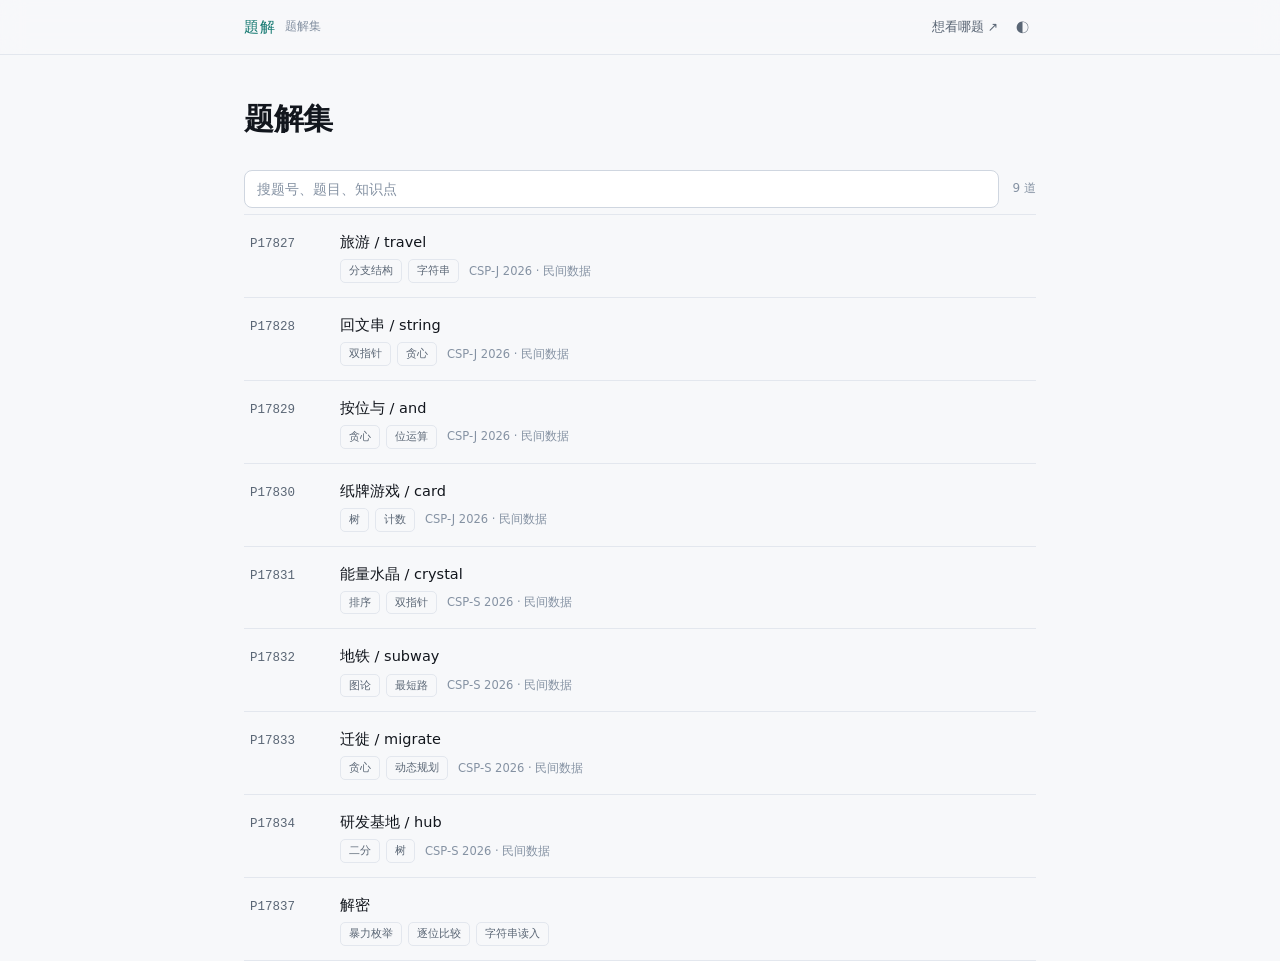
<file: index.html>
<!DOCTYPE html>
<html lang="zh-CN" data-theme="light">
<head>
<meta charset="utf-8">
<meta name="viewport" content="width=device-width, initial-scale=1">
<title>题解集</title>
<link rel="stylesheet" href="assets/style.css">
<link rel="icon" href="data:image/svg+xml,<svg xmlns='http://www.w3.org/2000/svg' viewBox='0 0 100 100'><rect width='100' height='100' rx='24' fill='%230f1720'/><text x='50' y='72' font-size='58' text-anchor='middle' fill='%235eead4' font-family='serif'>題</text></svg>">
</head>
<body data-page="list">

<header class="site-head">
  <div class="wrap head-inner">
    <a class="brand" href="index.html">題解</a>
    <span class="crumb">题解集</span>
    <span class="spacer"></span>
    <a class="ghost-link" data-feedback href="#" target="_blank" rel="noopener" hidden>想看哪题 ↗</a>
    <button class="icon-btn" id="btnTheme" title="切换深色 / 浅色" aria-label="切换主题">◐</button>
  </div>
</header>

<main class="wrap">

  <div class="hero">
    <h1>题解集</h1>
  </div>

  <div class="toolbar">
    <input class="search" id="q" type="search" placeholder="搜题号、题目、知识点" autocomplete="off" aria-label="搜索题目">
    <span class="count" id="count"></span>
  </div>

  <ul class="plist" id="plist"></ul>
  <p class="empty" id="empty" hidden>没有匹配的题目。</p>

</main>

<script src="assets/data.js"></script>
<script src="assets/common.js"></script>
<script src="assets/list.js"></script>
</body>
</html>
</file>
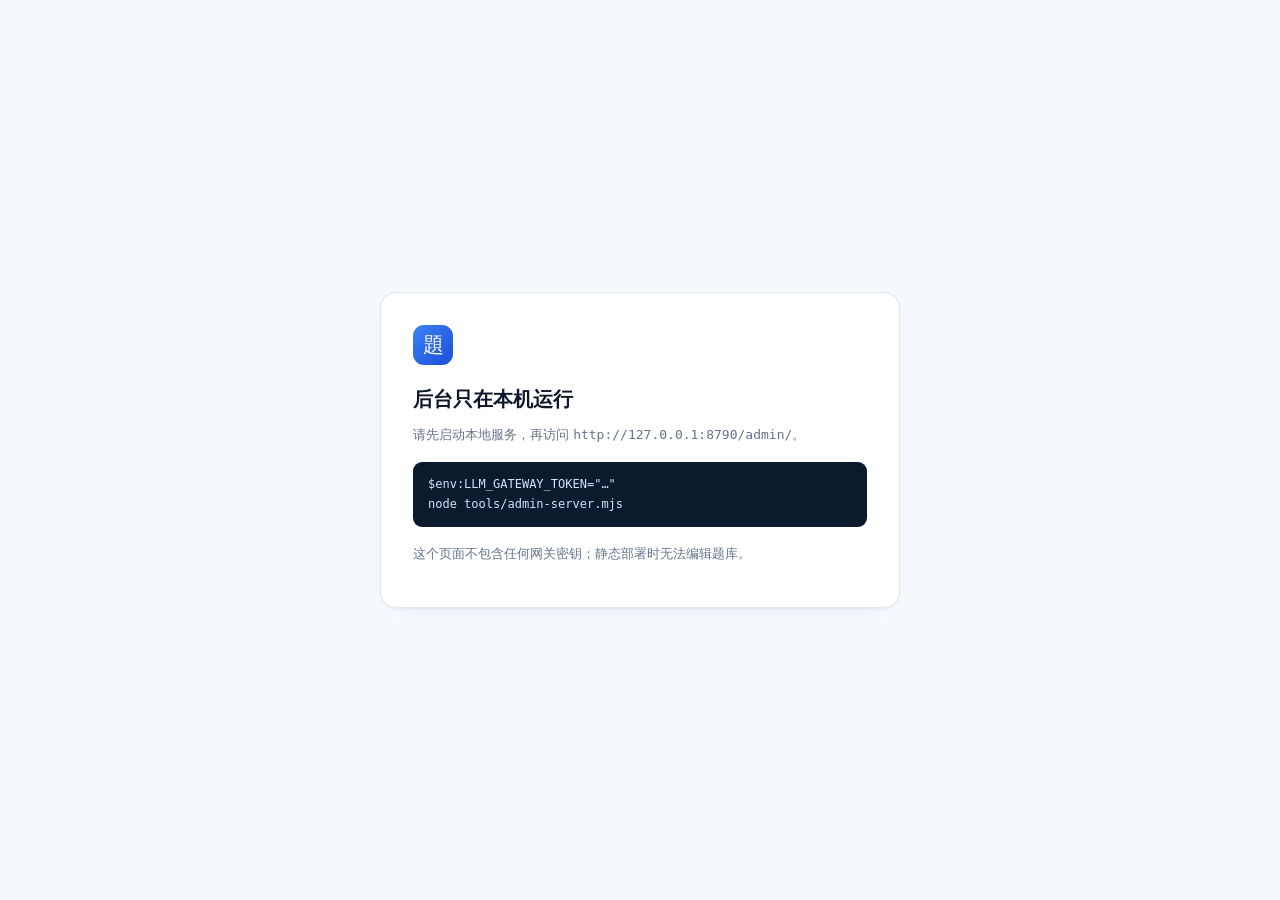
<file: admin/index.html>
<!DOCTYPE html>
<html lang="zh-CN">
<head>
<meta charset="utf-8">
<meta name="viewport" content="width=device-width, initial-scale=1">
<meta name="robots" content="noindex,nofollow">
<title>题解后台</title>
<link rel="stylesheet" href="admin.css">
<link rel="icon" href="data:image/svg+xml,<svg xmlns='http://www.w3.org/2000/svg' viewBox='0 0 100 100'><rect width='100' height='100' rx='22' fill='%232563eb'/><text x='50' y='72' font-size='58' text-anchor='middle' fill='%23fff' font-family='serif'>題</text></svg>">
</head>
<body>

<div class="app">

  <aside class="sidebar">
    <div class="brand">
      <span class="logo">題</span>
      <span class="brand-text"><b>题解后台</b><small>Problem Admin</small></span>
    </div>

    <nav class="nav" aria-label="后台导航">
      <button class="nav-item active" data-view="list"><span class="ni">▤</span>题目管理</button>
      <button class="nav-item" data-view="ai"><span class="ni">✦</span>AI 生成</button>
      <button class="nav-item" data-view="rules"><span class="ni">≡</span>写作规范</button>
      <button class="nav-item" data-view="settings"><span class="ni">⚙</span>设置</button>
    </nav>

    <div class="side-foot">
      <div class="gw-line"><span class="dot" id="sideDot"></span><span id="sideGateway">网关检测中…</span></div>
      <small>仅本机 · 127.0.0.1</small>
    </div>
  </aside>

  <main class="main">

    <header class="topbar">
      <div class="top-title">
        <h1 id="viewTitle">题目管理</h1>
        <p id="viewSub">编辑题解、生成内容、管理题库</p>
      </div>
      <div class="top-actions">
        <span class="pill" id="gwPill"><span class="dot"></span>网关检测中</span>
        <a class="btn ghost" href="../index.html" target="_blank" rel="noopener">查看前台 ↗</a>
      </div>
    </header>

    <!-- ================= 列表 ================= -->
    <section class="view" id="view-list">
      <div class="card">
        <div class="card-head">
          <div>
            <h2>题库 <span class="count" id="listCount"></span></h2>
            <p>所有内容来自 <code>problems/*.json</code>，保存后自动重新打包。</p>
          </div>
          <div class="row">
            <button class="btn" id="btnBuild">重新打包</button>
            <button class="btn primary" id="btnNew">+ 新建题目</button>
          </div>
        </div>

        <div class="build-bar" id="buildBar" hidden></div>

        <div class="toolbar">
          <input class="input search" id="listSearch" type="search" placeholder="搜索题号 / 题目 / 知识点" autocomplete="off">
        </div>

        <div class="table-wrap">
          <table class="ptable">
            <thead>
              <tr>
                <th style="width:96px">题号</th>
                <th>题目</th>
                <th style="width:230px">知识点</th>
                <th style="width:130px">更新时间</th>
                <th style="width:210px">操作</th>
              </tr>
            </thead>
            <tbody id="listBody"></tbody>
          </table>
        </div>
        <p class="empty" id="listEmpty" hidden>没有匹配的题目。</p>
      </div>
    </section>

    <!-- ================= 编辑器 ================= -->
    <section class="view" id="view-editor" hidden>
      <div class="editor-head">
        <button class="btn ghost" id="btnBack">← 返回列表</button>
        <span class="editor-id mono" id="editorIdLabel"></span>
        <span class="spacer"></span>
        <button class="btn" id="btnValidate">校验</button>
        <button class="btn" id="btnPreview">预览 ↗</button>
        <button class="btn danger ghost" id="btnDelete">删除</button>
        <button class="btn primary" id="btnSave">保存并发布</button>
      </div>

      <div class="alert error" id="editorErrors" hidden></div>
      <div class="alert ok" id="editorOk" hidden></div>

      <div class="tabs">
        <button class="tab active" data-tab="form">表单</button>
        <button class="tab" data-tab="json">JSON</button>
        <span class="spacer"></span>
        <span class="hint" id="dirtyHint" hidden>● 有未保存的改动</span>
      </div>

      <form id="editorForm" autocomplete="off" novalidate>

        <div class="card">
          <div class="card-head"><div><h2>基本信息</h2><p>题号、标题与页面顶栏信息</p></div></div>
          <div class="form-grid">
            <label class="field"><span>题号 <em>必填</em></span><input class="input mono" id="fId" placeholder="P12345"></label>
            <label class="field"><span>题目名 <em>必填</em></span><input class="input" id="fTitle" placeholder="旅游 / travel"></label>
            <label class="field"><span>比赛</span><input class="input" id="fContest" placeholder="CSP-J 2026"></label>
            <label class="field"><span>后缀</span><input class="input" id="fSuffix" placeholder="民间数据"></label>
            <label class="field"><span>原题链接</span><input class="input" id="fUrl" placeholder="https://www.luogu.com.cn/problem/P12345"></label>
            <label class="field"><span>抓取日期</span><input class="input" id="fFetchedAt" placeholder="2026-11-10"></label>
            <label class="field"><span>时空限制</span><input class="input" id="fLimits" placeholder="1 s / 256 MB"></label>
          </div>
        </div>

        <div class="card">
          <div class="card-head"><div><h2>题意与知识点</h2><p>没看过原题的人能复述题目</p></div></div>
          <label class="field"><span>一句话结论 <em>必填</em></span><input class="input" id="fOneLiner" placeholder="按顺序判四个问题，前一个不成立后面就是 0。"></label>
          <label class="field"><span>题意 <em>每行一段</em></span><textarea class="textarea" id="fSummary" rows="5" placeholder="第一段…&#10;第二段…"></textarea></label>
          <label class="field"><span>知识点 <em>逗号分隔，2~4 个</em></span><input class="input" id="fKnowledge" placeholder="分支结构，字符串"></label>

          <label class="check"><input type="checkbox" id="fFigureOn"> 加一张纯文本示意图</label>
          <div id="figureBody" hidden>
            <div class="form-grid">
              <label class="field"><span>示意图 <em>每行一行</em></span><textarea class="textarea mono" id="fFigureLines" rows="4" placeholder=" A   B   C  |  D   F"></textarea></label>
              <label class="field"><span>图注</span><textarea class="textarea" id="fFigureNote" rows="4" placeholder="C 与 D 之间是过道。"></textarea></label>
            </div>
          </div>
        </div>

        <div class="card">
          <div class="card-head">
            <div><h2>关键结论</h2><p>2~5 条，每条讲清「为什么」</p></div>
            <button class="btn small" type="button" id="btnAddKp">+ 添加一条</button>
          </div>
          <label class="field"><span>小标题</span><input class="input" id="fKpTitle" placeholder="四个判断"></label>
          <div class="rows" id="kpRows"></div>
        </div>

        <div class="card">
          <div class="card-head"><div><h2>部分分</h2><p>只有题面给出测试点表时才需要</p></div></div>
          <label class="check"><input type="checkbox" id="fPartialOn"> 本题有测试点 / 子任务表</label>
          <div id="partialBody" hidden>
            <div class="form-grid">
              <label class="field"><span>总览</span><textarea class="textarea" id="fPartialNote" rows="2"></textarea></label>
              <label class="field"><span>策略提醒</span><textarea class="textarea" id="fPartialWarning" rows="2"></textarea></label>
            </div>
            <div class="rows" id="subRows"></div>
            <button class="btn small" type="button" id="btnAddSub">+ 添加一档</button>
          </div>
        </div>

        <div class="card">
          <div class="card-head"><div><h2>正解</h2><p>简单题只写步骤，别硬套白话版和复杂度</p></div></div>
          <label class="field"><span>步骤 <em>每行一步，3~6 步</em></span><textarea class="textarea" id="fSteps" rows="6"></textarea></label>

          <label class="check"><input type="checkbox" id="fBeginnerOn"> 加白话版（题意绕时才需要）</label>
          <div id="beginnerBody" hidden>
            <label class="field"><span>白话版标题</span><input class="input" id="fBeginnerTitle" placeholder="把四个判断串起来"></label>
            <label class="field"><span>白话版步骤 <em>每行一步</em></span><textarea class="textarea" id="fBeginnerSteps" rows="4"></textarea></label>
            <label class="field"><span>收尾一句</span><textarea class="textarea" id="fBeginnerPunch" rows="2"></textarea></label>
          </div>

          <div class="form-grid">
            <label class="field"><span>为什么一定对 <em>可选</em></span><textarea class="textarea" id="fCorrectness" rows="3" placeholder="有算法设计时才写。"></textarea></label>
            <label class="field"><span>复杂度 <em>可选</em></span><textarea class="textarea" id="fComplexity" rows="3" placeholder="时间 O(n)，空间 O(n)。"></textarea></label>
          </div>
        </div>

        <div class="card">
          <div class="card-head"><div><h2>代码</h2><p>提交版：标准输入输出，不写 freopen</p></div></div>
          <label class="field"><span>C++ 源码 <em>必填</em></span><textarea class="textarea mono code-area" id="fCode" rows="18" spellcheck="false"></textarea></label>
          <label class="field"><span>代码说明 <em>必填</em></span><textarea class="textarea" id="fCodeNote" rows="2" placeholder="洛谷提交用这一版：标准输入输出，不要写 freopen。"></textarea></label>
        </div>

        <div class="card">
          <div class="card-head">
            <div><h2>易错点</h2><p>3~6 条，按危险度排序</p></div>
            <button class="btn small" type="button" id="btnAddPit">+ 添加一条</button>
          </div>
          <div class="rows" id="pitRows"></div>
        </div>

        <div class="card">
          <div class="card-head">
            <div><h2>测试用例</h2><p>只用于校验，不上页面</p></div>
            <button class="btn small" type="button" id="btnAddTest">+ 添加一条</button>
          </div>
          <div class="rows" id="testRows"></div>
        </div>

        <div class="card">
          <div class="card-head"><div><h2>题面原文</h2><p>按段落保存，不改写</p></div></div>
          <label class="field"><span>题面 <em>每行一段</em></span><textarea class="textarea" id="fStatement" rows="8"></textarea></label>
        </div>

      </form>

      <div id="jsonPane" hidden>
        <div class="card">
          <div class="card-head">
            <div><h2>JSON 源码</h2><p>高级编辑；保存前会先做 JSON 解析和字段校验</p></div>
            <div class="row">
              <button class="btn small" type="button" id="btnJsonSync">从表单刷新</button>
              <button class="btn small" type="button" id="btnJsonApply">应用到表单</button>
            </div>
          </div>
          <textarea class="textarea mono code-area" id="jsonEditor" rows="30" spellcheck="false"></textarea>
        </div>
      </div>

      <div class="editor-foot">
        <button class="btn primary" id="btnSave2">保存并发布</button>
      </div>
    </section>

    <!-- ================= AI 生成 ================= -->
    <section class="view" id="view-ai" hidden>
      <div class="ai-grid">
        <div class="card">
          <div class="card-head"><div><h2>生成输入</h2><p>题面 + 一份 AC 代码，产出完整解析卡</p></div></div>

          <label class="field">
            <span>从题库载入</span>
            <select class="input" id="aiLoad"><option value="">— 选择一道已有题目 —</option></select>
          </label>

          <div class="form-grid">
            <label class="field"><span>题号 <em>必填</em></span><input class="input mono" id="aiId" placeholder="P12345"></label>
            <label class="field"><span>题目名</span><input class="input" id="aiTitle" placeholder="留空则由模型生成"></label>
            <label class="field"><span>比赛</span><input class="input" id="aiContest" placeholder="CSP-J 2026"></label>
            <label class="field"><span>后缀</span><input class="input" id="aiSuffix" placeholder="民间数据"></label>
            <label class="field"><span>原题链接</span><input class="input" id="aiUrl" placeholder="https://www.luogu.com.cn/problem/P12345"></label>
            <label class="field"><span>时空限制</span><input class="input" id="aiLimits" placeholder="1 s / 256 MB"></label>
          </div>

          <label class="field"><span>题面原文</span><textarea class="textarea" id="aiStatement" rows="10" placeholder="把题面（含数据范围、子任务表）粘在这里。"></textarea></label>
          <label class="field"><span>AC 代码</span><textarea class="textarea mono code-area" id="aiCode" rows="14" placeholder="粘贴一份已 AC 的 C++ 代码。"></textarea></label>
          <label class="field"><span>额外要求 <em>可选</em></span><textarea class="textarea" id="aiExtra" rows="2" placeholder="例如：读者是普及组初学者；必须讲清 C 与 D 隔着过道。"></textarea></label>

          <div class="form-grid">
            <label class="field"><span>模式</span>
              <select class="input" id="aiMode">
                <option value="full">完整生成</option>
                <option value="repair">按规范修复已有 JSON</option>
              </select>
            </label>
            <label class="check standalone"><input type="checkbox" id="aiUseExisting"> 把当前载入的 JSON 作为参考 / 待修复内容</label>
          </div>
          <p class="hint" id="aiExistingHint" hidden></p>

          <div class="row ai-actions">
            <button class="btn primary" id="btnGenerate">开始生成</button>
            <button class="btn danger ghost" id="btnCancelAi" hidden>取消任务</button>
            <span class="hint" id="aiQueueHint"></span>
          </div>
        </div>

        <div class="card">
          <div class="card-head">
            <div><h2>任务进度</h2><p>免费池串行，排队是正常的</p></div>
            <span class="badge" id="aiStatusBadge">空闲</span>
          </div>
          <div class="progress"><div class="progress-bar" id="aiProgressBar"></div></div>
          <pre class="log" id="aiLog">等待开始…</pre>

          <div id="aiResult" hidden>
            <div class="result-meta" id="aiMeta"></div>
            <div class="alert error" id="aiErrors" hidden></div>
            <div class="alert warn" id="aiWarnings" hidden></div>
            <div class="row">
              <button class="btn primary" id="btnUseResult">填入编辑器</button>
              <button class="btn" id="btnUseAndSave">填入并保存</button>
            </div>
          </div>
        </div>
      </div>
    </section>

    <!-- ================= 写作规范 ================= -->
    <section class="view" id="view-rules" hidden>
      <div class="card">
        <div class="card-head">
          <div>
            <h2>题解写作与格式规范</h2>
            <p>这段文本作为 system prompt 发给模型。保存后立即生效，下次生成使用新版本。</p>
          </div>
          <div class="row">
            <button class="btn" id="btnRulesDefault">恢复默认</button>
            <button class="btn primary" id="btnRulesSave">保存规范</button>
          </div>
        </div>
        <textarea class="textarea mono rules-editor" id="rulesText" spellcheck="false"></textarea>
        <div class="foot-meta">
          <span id="rulesCount"></span>
          <span id="rulesSaved"></span>
          <span>保存位置：<code>admin/ai-rules.md</code></span>
        </div>
      </div>
    </section>

    <!-- ================= 设置 ================= -->
    <section class="view" id="view-settings" hidden>
      <div class="settings-grid">
        <div class="card">
          <div class="card-head"><div><h2>LLM 网关</h2><p>只允许回环地址；本后台不直连模型厂商</p></div></div>
          <label class="field"><span>网关地址</span><input class="input mono" id="setBaseUrl" placeholder="http://127.0.0.1:8765"></label>
          <div class="form-grid">
            <label class="field"><span>pool</span><input class="input mono" id="setPool" placeholder="free"></label>
            <label class="field"><span>agent_id</span><input class="input mono" id="setAgent" placeholder="留空由网关选择"></label>
            <label class="field"><span>model</span><input class="input mono" id="setModel" placeholder="留空由网关选择"></label>
            <label class="field"><span>max_tokens</span><input class="input mono" id="setMaxTokens" type="number" min="1024" max="65536" step="1024"></label>
            <label class="field"><span>temperature</span><input class="input mono" id="setTemp" type="number" min="0" max="2" step="0.1"></label>
            <label class="field"><span>单次 timeout_ms</span><input class="input mono" id="setTimeout" type="number" min="30000" max="900000" step="10000"></label>
            <label class="field"><span>排队 wait_timeout_ms</span><input class="input mono" id="setWait" type="number" min="0" max="900000" step="1000"></label>
            <label class="field"><span>最多尝试次数</span><input class="input mono" id="setAttempts" type="number" min="1" max="6" step="1"></label>
          </div>
          <div class="row">
            <button class="btn primary" id="btnSetSave">保存设置</button>
            <button class="btn" id="btnGwTest">测试连接</button>
            <span class="hint" id="settingsState"></span>
          </div>
          <pre class="gw-result" id="gwTestResult" hidden></pre>
        </div>

        <div class="card">
          <div class="card-head"><div><h2>安全与 token</h2><p>网关 token 只从本机读取，不下发到浏览器</p></div></div>
          <div class="kv" id="tokenState"></div>
          <p class="hint">如果网关配置了 token，在启动后台前设置环境变量：</p>
          <pre class="code-snip">$env:LLM_GATEWAY_TOKEN="你的网关token"
node tools/admin-server.mjs</pre>
          <p class="hint">也可以写到 <code>admin/gateway-token.txt</code>（已加入 .gitignore）。</p>
          <hr class="hr">
          <ul class="plain-list">
            <li>后台只监听 <code>127.0.0.1</code>，拒绝非回环 Host。</li>
            <li>不读取任何厂商 API Key，也不把网关地址发到公网。</li>
            <li>题目改动先校验，再原子写入；构建失败自动回滚。</li>
            <li>删除的题目移入 <code>tools/.tmp/trash/</code>，不会直接消失。</li>
          </ul>
        </div>
      </div>
    </section>

  </main>
</div>

<dialog class="modal" id="modal">
  <h3 id="modalTitle">确认</h3>
  <div class="modal-body" id="modalBody"></div>
  <div class="modal-actions">
    <button class="btn" id="modalCancel" type="button">取消</button>
    <button class="btn primary" id="modalOk" type="button">确定</button>
  </div>
</dialog>

<div class="toast" id="toast" role="status" aria-live="polite"></div>

<script src="admin.js"></script>
</body>
</html>
</file>
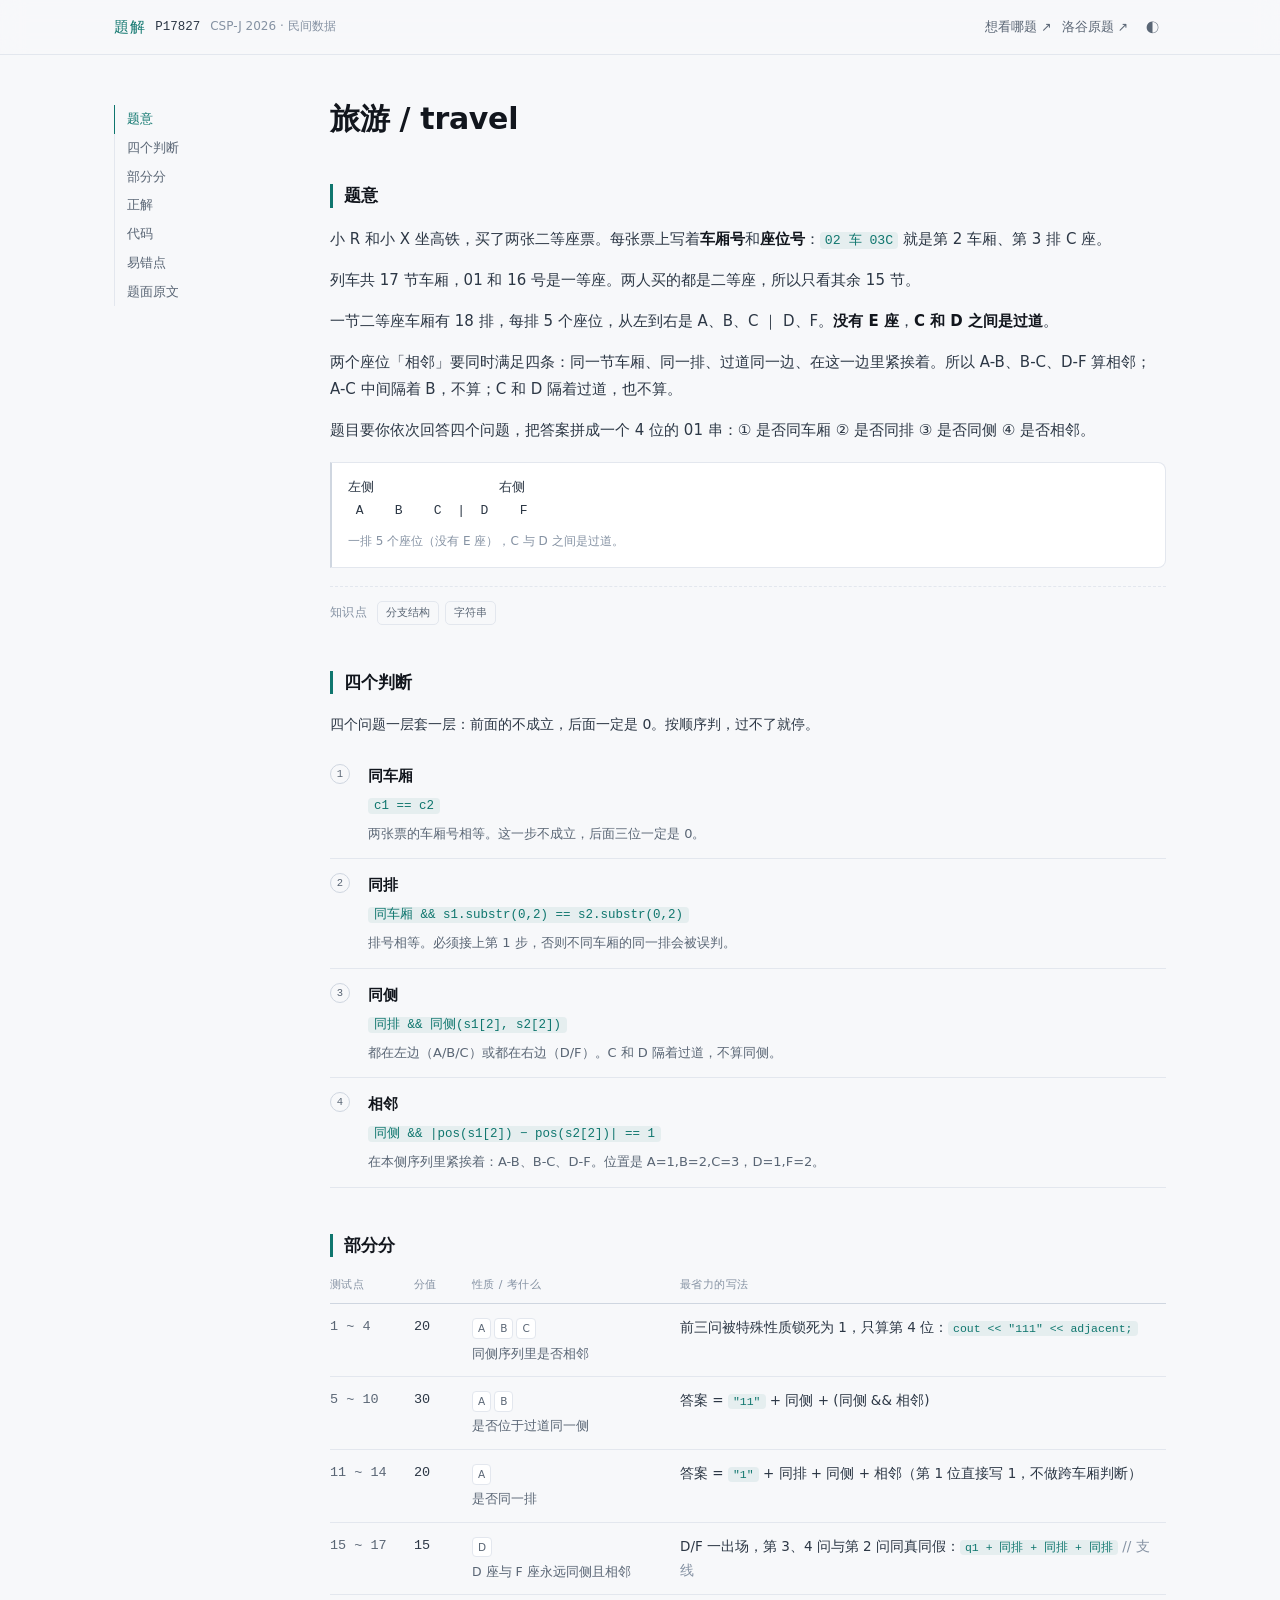
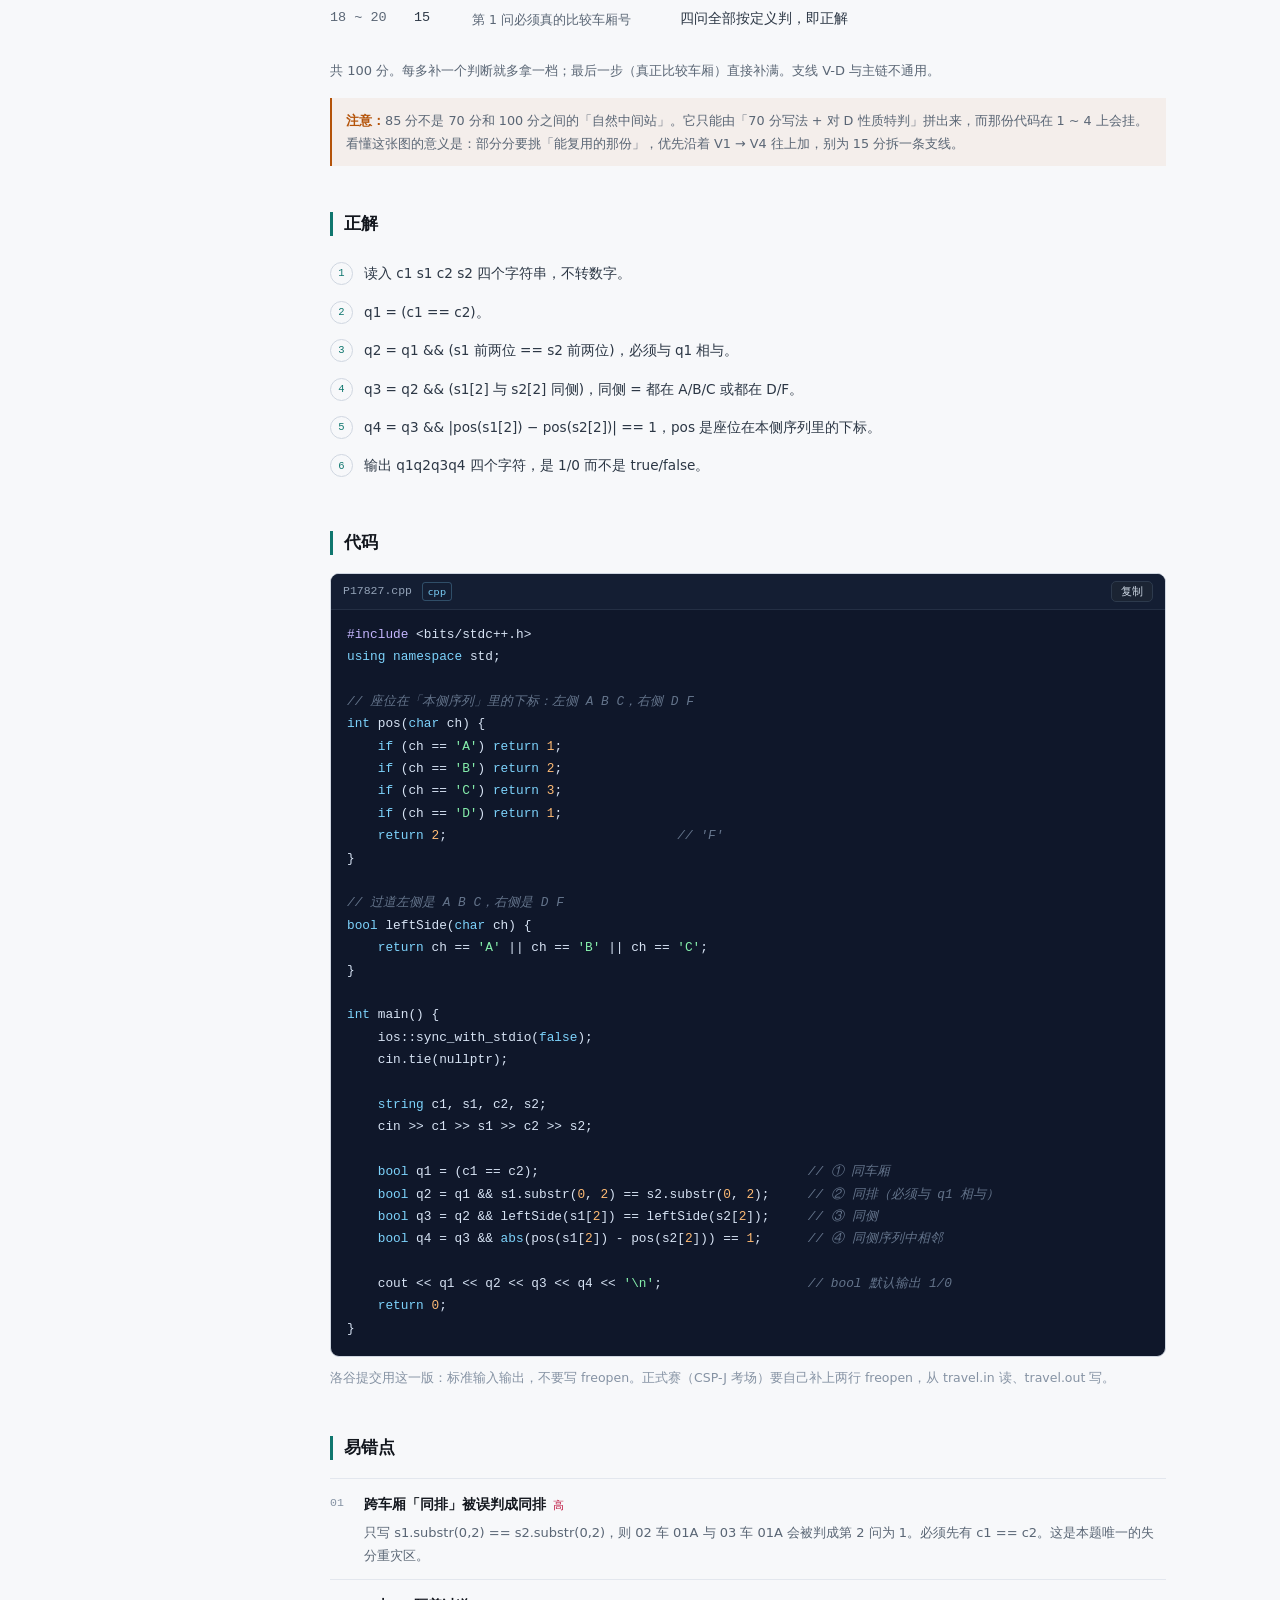
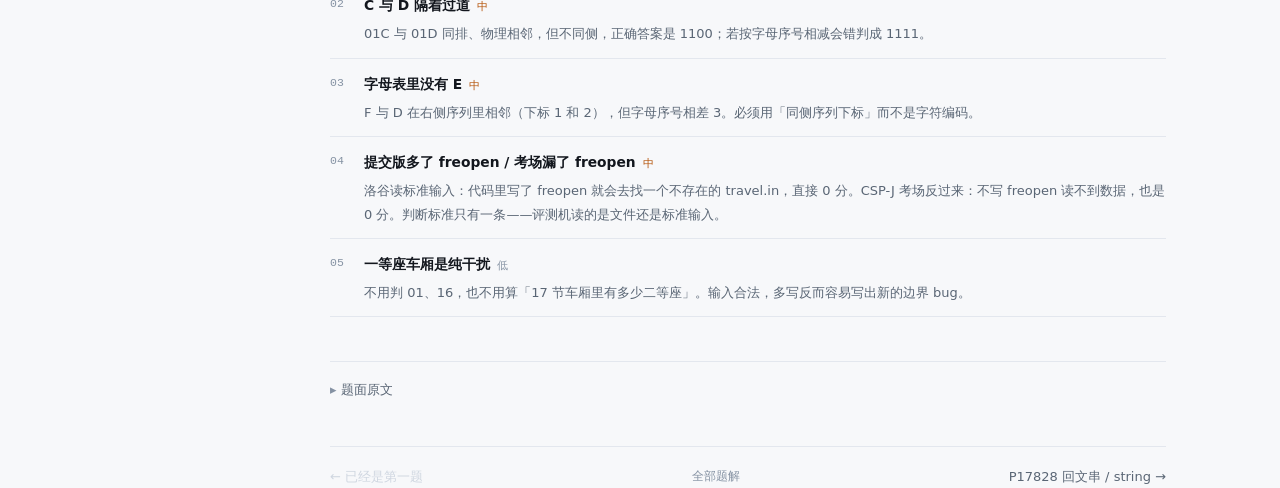
<file: problem.html>
<!DOCTYPE html>
<html lang="zh-CN" data-theme="light">
<head>
<meta charset="utf-8">
<meta name="viewport" content="width=device-width, initial-scale=1">
<title>题解</title>
<link rel="stylesheet" href="assets/style.css">
<link rel="stylesheet" href="assets/katex/katex.min.css">
<link rel="icon" href="data:image/svg+xml,<svg xmlns='http://www.w3.org/2000/svg' viewBox='0 0 100 100'><rect width='100' height='100' rx='24' fill='%230f1720'/><text x='50' y='72' font-size='58' text-anchor='middle' fill='%235eead4' font-family='serif'>題</text></svg>">
</head>
<body data-page="problem">

<header class="site-head">
  <div class="wrap wide head-inner">
    <a class="brand" href="index.html">題解</a>
    <span class="pid" id="pid"></span>
    <span class="crumb" id="crumb"></span>
    <span class="spacer"></span>
    <a class="ghost-link" data-feedback href="#" target="_blank" rel="noopener" hidden>想看哪题 ↗</a>
    <a class="ghost-link" id="srcLink" href="#" target="_blank" rel="noopener">洛谷原题 ↗</a>
    <button class="icon-btn" id="btnTheme" title="切换深色 / 浅色" aria-label="切换主题">◐</button>
  </div>
</header>

<main class="layout">

  <aside class="toc" id="toc" aria-label="本页目录"></aside>

  <div class="content">

  <div class="hero">
    <h1 id="title"></h1>
  </div>

  <section id="summary">
    <h2>题意</h2>
    <div id="summaryBody"></div>
    <div id="figure"></div>
    <div class="kline">
      <span class="kline-label">知识点</span>
      <div class="tags" id="tagRow"></div>
    </div>
  </section>

  <section id="points">
    <h2 id="pointsTitle"></h2>
    <div id="pointsBody"></div>
  </section>

  <section id="partial" hidden>
    <h2>部分分</h2>
    <div id="partialBody"></div>
  </section>

  <section id="solution">
    <h2>正解</h2>
    <div id="solutionBody"></div>
  </section>

  <section id="code">
    <h2>代码</h2>
    <div id="codeBody"></div>
  </section>

  <section id="pitfalls">
    <h2>易错点</h2>
    <div id="pitfallBody"></div>
  </section>

  <details class="statement" id="statement">
    <summary>题面原文</summary>
    <div id="statementBody"></div>
  </details>

  <nav class="pager" id="pager"></nav>

  </div>
</main>

<div class="toast" id="toast" role="status" aria-live="polite"></div>

<script src="assets/data.js"></script>
<script src="assets/katex/katex.min.js"></script>
<script src="assets/katex/auto-render.min.js"></script>
<script src="assets/common.js"></script>
<script src="assets/problem.js"></script>
</body>
</html>
</file>
<file: assets/style.css>
/* ============================================================
   题解站 · 样式
   两页共用：index.html（列表）、problem.html（详情）
   ============================================================ */

:root[data-theme="dark"] {
  --bg: #0b0e13;
  --text: #e8eef6;
  --text-2: #c2ccda;
  --muted: #93a2b4;
  --dim: #6c7c8f;
  --line: #1e2733;
  --line-2: #2b3846;
  --soft: #121822;
  --accent: #5eead4;
  --accent-2: #a5b4fc;
  --accent-soft: rgba(94, 234, 212, .10);
  --warn: #fbbf24;
  --danger: #fb7185;
  --ok: #4ade80;
  --code-bg: #080c12;
  --code-head: #0d131c;
  --tk-com: #5b6b7d;
  --tk-str: #86efac;
  --tk-pre: #c4b5fd;
  --tk-kw: #7dd3fc;
  --tk-num: #fdba74;
}

:root[data-theme="light"] {
  --bg: #f7f8fa;
  --text: #12161d;
  --text-2: #2c3745;
  --muted: #5a6675;
  --dim: #8592a3;
  --line: #e3e7ee;
  --line-2: #cfd6e0;
  --soft: #ffffff;
  --accent: #0f766e;
  --accent-2: #4f46e5;
  --accent-soft: rgba(15, 118, 110, .08);
  --warn: #b45309;
  --danger: #be123c;
  --ok: #15803d;
  --code-bg: #0f172a;
  --code-head: #141e33;
  --tk-com: #64748b;
  --tk-str: #86efac;
  --tk-pre: #c4b5fd;
  --tk-kw: #7dd3fc;
  --tk-num: #fdba74;
}

* { box-sizing: border-box; }

html { scroll-behavior: smooth; }
@media (prefers-reduced-motion: reduce) {
  html { scroll-behavior: auto; }
}

body {
  margin: 0;
  background: var(--bg);
  color: var(--text);
  font-family: "Inter", "HarmonyOS Sans SC", "PingFang SC", "Microsoft YaHei", system-ui, -apple-system, sans-serif;
  font-size: 15px;
  line-height: 1.8;
  -webkit-font-smoothing: antialiased;
}

a { color: inherit; text-decoration: none; }

code, pre, .mono {
  font-family: "JetBrains Mono", "Cascadia Code", Consolas, ui-monospace, monospace;
  font-variant-ligatures: none;
  font-feature-settings: "calt" 0, "liga" 0;
}

.wrap { max-width: 840px; margin: 0 auto; padding: 0 24px; }
.wrap.wide { max-width: 1100px; }

/* ---------- 详情页布局：左侧目录 + 正文 ---------- */
.layout {
  display: grid;
  grid-template-columns: 176px minmax(0, 1fr);
  gap: 40px;
  max-width: 1100px;
  margin: 0 auto;
  padding: 0 24px;
}
.content { min-width: 0; }

.toc {
  position: sticky; top: 84px; align-self: start;
  margin-top: 50px;
  font-size: 12.5px; line-height: 1.5;
}
.toc a {
  display: block; padding: 5px 0 5px 12px;
  color: var(--muted);
  border-left: 1px solid var(--line);
  transition: color .12s ease, border-color .12s ease;
}
.toc a:hover { color: var(--text-2); }
.toc a.active { color: var(--accent); border-left-color: var(--accent); }

section, details.statement { scroll-margin-top: 76px; }

/* ---------- 顶栏 ---------- */
.site-head {
  position: sticky; top: 0; z-index: 20;
  background: color-mix(in srgb, var(--bg) 88%, transparent);
  backdrop-filter: blur(12px);
  border-bottom: 1px solid var(--line);
}
.head-inner { display: flex; align-items: center; gap: 10px; height: 54px; }
.brand {
  font-family: "Songti SC", "SimSun", serif;
  font-size: 15px; color: var(--accent); letter-spacing: .04em;
}
.pid { font-family: "JetBrains Mono", Consolas, monospace; font-size: 12.5px; color: var(--text-2); }
.crumb { font-size: 12px; color: var(--dim); }
.spacer { flex: 1; }
.ghost-link { font-size: 12.5px; color: var(--muted); }
.ghost-link:hover { color: var(--accent); }
.icon-btn {
  appearance: none; cursor: pointer; width: 28px; height: 28px;
  border-radius: 7px; font-size: 13px; line-height: 1;
  color: var(--muted); background: transparent; border: 1px solid transparent;
}
.icon-btn:hover { color: var(--text); border-color: var(--line); }

/* ---------- 头部 ---------- */
.hero { padding: 44px 0 0; }
.hero h1 {
  margin: 0;
  font-size: clamp(24px, 3.4vw, 30px);
  font-weight: 650; line-height: 1.3; letter-spacing: -.01em;
}

/* ---------- 区块 ---------- */
section { margin-top: 46px; }
section h2 {
  margin: 0 0 18px; padding-left: 11px;
  font-size: 17px; font-weight: 650; line-height: 1.4;
  border-left: 3px solid var(--accent);
}

p { margin: 0 0 14px; color: var(--text-2); }
strong { color: var(--text); font-weight: 600; }

/* 行内公式的上下标：不影响行高 */
sub, sup { font-size: .74em; line-height: 0; position: relative; vertical-align: baseline; }
sup { top: -.5em; }
sub { bottom: -.25em; }

p code, li code, td code, .ex-row code {
  font-size: .88em;
  padding: 1px 5px;
  border-radius: 4px;
  color: var(--accent);
  background: var(--accent-soft);
  white-space: nowrap;
}

/* ---------- 标签 ---------- */
.tags { display: flex; gap: 6px; flex-wrap: wrap; }
.tag {
  font-size: 11px; padding: 1px 8px; border-radius: 5px;
  color: var(--muted); border: 1px solid var(--line);
}

/* ---------- 示意图 ---------- */
.figure {
  margin: 18px 0 0; padding: 14px 16px;
  border: 1px solid var(--line);
  border-left: 2px solid var(--line-2);
  border-radius: 0 8px 8px 0;
  background: var(--soft);
  overflow-x: auto;
}
.figure pre {
  margin: 0; padding: 0; background: none;
  font-size: 13px; line-height: 1.75;
  color: var(--text-2); white-space: pre;
}
.fig-note { margin: 9px 0 0; font-size: 12px; color: var(--dim); }

.kline {
  display: flex; align-items: center; gap: 10px; flex-wrap: wrap;
  margin-top: 18px; padding-top: 14px;
  border-top: 1px dashed var(--line);
}
.kline-label { font-size: 11.5px; color: var(--dim); letter-spacing: .04em; }

.points-intro { margin: 0 0 12px; font-size: 14px; color: var(--text-2); }

/* ---------- 关键结论 ---------- */
.jrow {
  display: grid; grid-template-columns: 26px 1fr;
  gap: 12px; padding: 13px 0;
  border-bottom: 1px solid var(--line);
}
.jrow:first-child { border-top: 1px solid var(--line); }
.jrow .jn {
  width: 20px; height: 20px; margin-top: 1px;
  display: grid; place-items: center;
  border: 1px solid var(--line-2); border-radius: 50%;
  font-family: "JetBrains Mono", Consolas, monospace;
  font-size: 10.5px; color: var(--muted);
}
.jrow b { display: block; font-size: 14.5px; font-weight: 600; margin-bottom: 2px; }
.jrow code {
  font-size: 12.5px; color: var(--accent);
  background: var(--accent-soft); padding: 1px 6px; border-radius: 4px;
}
.jrow p { margin: 4px 0 0; font-size: 13px; color: var(--muted); }

/* ---------- 表格 ---------- */
table { width: 100%; border-collapse: collapse; font-size: 13.5px; }
thead th {
  text-align: left; font-weight: 500; font-size: 11px;
  color: var(--dim); letter-spacing: .04em;
  padding: 0 10px 8px 0;
  border-bottom: 1px solid var(--line-2);
  white-space: nowrap;
}
tbody td {
  padding: 11px 10px 11px 0;
  border-bottom: 1px solid var(--line);
  color: var(--text-2); vertical-align: top;
}
tbody tr:last-child td { border-bottom: 0; }
td.num { font-family: "JetBrains Mono", Consolas, monospace; }
td.mono { font-family: "JetBrains Mono", Consolas, monospace; white-space: nowrap; color: var(--muted); }
td.how code { font-size: 11.5px; }

#partial th:nth-child(1), #partial td:nth-child(1) { width: 84px; }
#partial th:nth-child(2), #partial td:nth-child(2) { width: 58px; }
#partial th:nth-child(3), #partial td:nth-child(3) { width: 208px; }

.ptag {
  display: inline-block; font-size: 10.5px; padding: 0 5px; margin-right: 3px;
  border-radius: 4px; color: var(--muted); background: var(--soft);
  border: 1px solid var(--line);
}
.ftag { font-size: 12.5px; color: var(--muted); }

.note {
  margin-top: 16px; padding: 11px 14px;
  font-size: 12.8px; color: var(--muted);
  border-left: 2px solid var(--warn);
  background: color-mix(in srgb, var(--warn) 6%, transparent);
}
.note b { color: var(--warn); font-weight: 600; }

/* ---------- 正解 ---------- */
.beginner {
  padding: 16px 18px; margin-bottom: 20px;
  border: 1px solid var(--line);
  border-left: 2px solid var(--accent-2);
  border-radius: 0 8px 8px 0;
  background: var(--soft);
}
.beginner-head {
  display: flex; align-items: center; gap: 8px;
  font-size: 13px; font-weight: 600; margin-bottom: 9px;
}
.beginner-head span {
  font-size: 10px; font-weight: 400; letter-spacing: .04em;
  color: var(--accent-2);
  border: 1px solid color-mix(in srgb, var(--accent-2) 35%, transparent);
  padding: 0 6px; border-radius: 4px;
}
.beginner ol { margin: 0; padding-left: 19px; }
.beginner li { font-size: 13.4px; color: var(--text-2); margin-bottom: 5px; }
.beginner p {
  margin: 11px 0 0; padding-top: 10px;
  border-top: 1px dashed var(--line);
  font-size: 12.8px; color: var(--muted);
}

.steps { counter-reset: s; margin: 0; padding: 0; list-style: none; }
.steps li {
  counter-increment: s; position: relative;
  padding: 7px 0 7px 34px;
  font-size: 13.6px; color: var(--text-2);
}
.steps li::before {
  content: counter(s);
  position: absolute; left: 0; top: 8px;
  width: 21px; height: 21px; border-radius: 50%;
  display: grid; place-items: center;
  font-family: "JetBrains Mono", Consolas, monospace;
  font-size: 10.5px; color: var(--accent);
  border: 1px solid var(--line-2);
}

.small-note { margin-top: 16px; font-size: 13px; color: var(--muted); }
.small-note b { color: var(--text-2); font-weight: 600; }

/* ---------- 代码 ---------- */
.code-box {
  border-radius: 9px; overflow: hidden;
  border: 1px solid var(--line-2);
  background: var(--code-bg);
}
.code-head {
  display: flex; align-items: center; gap: 10px;
  padding: 7px 12px;
  background: var(--code-head);
  border-bottom: 1px solid rgba(148, 163, 184, .13);
}
.code-head .fname {
  font-family: "JetBrains Mono", Consolas, monospace;
  font-size: 11.5px; color: #94a3b8;
}
.code-head .lang {
  font-size: 9.5px; padding: 0 5px; border-radius: 3px;
  color: #7dd3fc; border: 1px solid #7dd3fc44; letter-spacing: .04em;
}
.copy {
  margin-left: auto; appearance: none; cursor: pointer;
  font-family: inherit; font-size: 11px;
  padding: 2px 9px; border-radius: 5px;
  color: #cbd5e1; background: #1b2433; border: 1px solid #2d3a4d;
}
.copy:hover { color: #fff; background: #2d3a4d; }
.copy.ok { color: #86efac; border-color: #4ade8055; }

pre {
  margin: 0; padding: 14px 16px 16px;
  overflow-x: auto;
  font-size: 12.8px; line-height: 1.75;
  color: #d7e3f4;
  tab-size: 4;
}
pre code {
  display: block; padding: 0; margin: 0;
  background: none; border: 0;
  color: inherit; font-size: inherit; line-height: inherit;
  white-space: pre;
}
pre::-webkit-scrollbar { height: 8px; }
pre::-webkit-scrollbar-thumb { background: #2b3a4d; border-radius: 4px; }

.tk-com { color: var(--tk-com); font-style: italic; }
.tk-str { color: var(--tk-str); }
.tk-pre { color: var(--tk-pre); }
.tk-kw { color: var(--tk-kw); }
.tk-num { color: var(--tk-num); }

.code-note { margin: 10px 0 0; font-size: 12.5px; color: var(--dim); }

/* ---------- 易错点 ---------- */
.pit {
  display: grid; grid-template-columns: 24px 1fr;
  gap: 10px; padding: 12px 0;
  border-bottom: 1px solid var(--line);
}
.pit:first-child { border-top: 1px solid var(--line); }
.pit .idx {
  font-family: "JetBrains Mono", Consolas, monospace;
  font-size: 11.5px; color: var(--dim); padding-top: 2px;
}
.pit b { font-size: 13.8px; font-weight: 600; }
.pit .sev { font-size: 10.5px; margin-left: 7px; font-weight: 400; }
.pit .sev.high { color: var(--danger); }
.pit .sev.mid { color: var(--warn); }
.pit .sev.low { color: var(--dim); }
.pit p { margin: 3px 0 0; font-size: 13px; color: var(--muted); }

/* ---------- 题面 ---------- */
details.statement { margin-top: 44px; border-top: 1px solid var(--line); padding-top: 16px; }
details.statement summary { cursor: pointer; list-style: none; font-size: 13px; color: var(--muted); }
details.statement summary::-webkit-details-marker { display: none; }
details.statement summary::before { content: "▸ "; color: var(--dim); }
details.statement[open] summary::before { content: "▾ "; }
details.statement[open] summary { margin-bottom: 14px; }
details.statement p { font-size: 13.2px; color: var(--muted); }

/* ---------- 翻页 ---------- */
.pager {
  display: flex; align-items: center; justify-content: space-between;
  gap: 12px; margin-top: 44px; padding-top: 18px;
  border-top: 1px solid var(--line);
  font-size: 13px;
}
.pager a { color: var(--muted); }
.pager a:hover { color: var(--accent); }
.pager .mid { color: var(--dim); font-size: 12px; }
.pager .disabled { color: var(--line-2); }

/* ---------- 列表页 ---------- */
.toolbar {
  display: flex; align-items: center; gap: 14px;
  margin: 32px 0 6px;
}
.search {
  flex: 1; appearance: none;
  height: 38px; padding: 0 12px;
  font-family: inherit; font-size: 14px;
  color: var(--text); background: var(--soft);
  border: 1px solid var(--line-2); border-radius: 8px;
  outline: none;
}
.search::placeholder { color: var(--dim); }
.search:focus { border-color: var(--accent); }
.count { font-size: 12px; color: var(--dim); white-space: nowrap; }

.plist { list-style: none; margin: 0; padding: 0; border-top: 1px solid var(--line); }
.pitem {
  display: grid; grid-template-columns: 76px minmax(0, 1fr);
  gap: 14px; align-items: baseline;
  padding: 14px 6px;
  border-bottom: 1px solid var(--line);
  transition: background .12s ease;
}
.pitem:hover { background: color-mix(in srgb, var(--accent) 4%, transparent); }
.pitem .p-id {
  font-family: "JetBrains Mono", Consolas, monospace;
  font-size: 12.5px; color: var(--muted);
}
.p-main { min-width: 0; }
.pitem .p-title { display: block; font-size: 14.5px; color: var(--text); }
.p-meta { display: flex; align-items: center; gap: 6px; flex-wrap: wrap; margin-top: 4px; }
.p-sub { font-size: 11.5px; color: var(--dim); margin-left: 4px; }
.empty { margin-top: 28px; font-size: 13px; color: var(--dim); }

/* ---------- Toast ---------- */
.toast {
  position: fixed; left: 50%; bottom: 24px; transform: translate(-50%, 10px);
  padding: 7px 15px; border-radius: 8px;
  font-size: 12.5px; color: var(--text);
  background: var(--soft); border: 1px solid var(--line-2);
  opacity: 0; pointer-events: none; transition: .2s ease; z-index: 40;
}
.toast.show { opacity: 1; transform: translate(-50%, 0); }

@media (max-width: 1080px) {
  .layout { grid-template-columns: minmax(0, 1fr); }
  .toc { display: none; }
}

@media (max-width: 640px) {
  .wrap { padding: 0 16px; }
  .crumb { display: none; }
  .pitem { grid-template-columns: 72px minmax(0, 1fr); }
}
</file>
<file: admin/admin.css>
/* ============================================================
   题解后台 · 蓝色简约风
   ============================================================ */

:root {
  --blue-50: #eff6ff;
  --blue-100: #dbeafe;
  --blue-200: #bfdbfe;
  --blue-500: #3b82f6;
  --blue-600: #2563eb;
  --blue-700: #1d4ed8;
  --ink: #0f172a;
  --ink-2: #334155;
  --muted: #64748b;
  --dim: #94a3b8;
  --line: #e2e8f0;
  --line-2: #cbd5e1;
  --bg: #f5f8fd;
  --card: #ffffff;
  --ok: #059669;
  --ok-bg: #ecfdf5;
  --warn: #b45309;
  --warn-bg: #fffbeb;
  --danger: #dc2626;
  --danger-bg: #fef2f2;
  --radius: 12px;
  --shadow: 0 1px 2px rgba(15, 23, 42, .04), 0 8px 24px -18px rgba(15, 23, 42, .18);
}

* { box-sizing: border-box; }
[hidden] { display: none !important; }

html { -webkit-text-size-adjust: 100%; }

body {
  margin: 0;
  background: var(--bg);
  color: var(--ink);
  font-family: "Inter", "HarmonyOS Sans SC", "PingFang SC", "Microsoft YaHei", system-ui, -apple-system, sans-serif;
  font-size: 14px;
  line-height: 1.65;
  -webkit-font-smoothing: antialiased;
}

code, pre, .mono {
  font-family: "JetBrains Mono", "Cascadia Code", Consolas, ui-monospace, monospace;
  font-variant-ligatures: none;
}

a { color: var(--blue-600); text-decoration: none; }
a:hover { text-decoration: underline; }

/* ---------- 布局 ---------- */
.app {
  display: grid;
  grid-template-columns: 232px minmax(0, 1fr);
  min-height: 100vh;
}

.sidebar {
  position: sticky;
  top: 0;
  height: 100vh;
  display: flex;
  flex-direction: column;
  padding: 22px 14px 18px;
  background: linear-gradient(180deg, #ffffff 0%, #f8fbff 100%);
  border-right: 1px solid var(--line);
}

.brand {
  display: flex;
  align-items: center;
  gap: 10px;
  padding: 2px 8px 22px;
}
.brand .logo {
  width: 36px; height: 36px;
  display: grid; place-items: center;
  border-radius: 10px;
  background: linear-gradient(135deg, var(--blue-500), var(--blue-700));
  color: #fff;
  font-family: "Songti SC", "SimSun", serif;
  font-size: 19px;
  box-shadow: 0 5px 14px -5px rgba(37, 99, 235, .55);
}
.brand-text { display: flex; flex-direction: column; line-height: 1.2; }
.brand-text b { font-size: 14.5px; letter-spacing: .01em; }
.brand-text small { font-size: 10px; color: var(--dim); letter-spacing: .08em; text-transform: uppercase; }

.nav { display: flex; flex-direction: column; gap: 4px; }
.nav-item {
  display: flex; align-items: center; gap: 10px;
  width: 100%; height: 40px; padding: 0 11px;
  border: 1px solid transparent; border-radius: 9px;
  background: transparent; color: var(--ink-2);
  font: inherit; font-size: 13.5px; text-align: left;
  cursor: pointer;
  transition: background .15s ease, color .15s ease, border-color .15s ease;
}
.nav-item .ni { width: 18px; text-align: center; color: var(--dim); font-size: 14px; }
.nav-item:hover { background: var(--blue-50); color: var(--blue-700); }
.nav-item.active {
  background: var(--blue-50);
  border-color: var(--blue-100);
  color: var(--blue-700);
  font-weight: 600;
}
.nav-item.active .ni { color: var(--blue-600); }

.side-foot { margin-top: auto; padding: 14px 8px 0; border-top: 1px solid var(--line); }
.gw-line { display: flex; align-items: center; gap: 7px; font-size: 12px; color: var(--muted); }
.side-foot small { display: block; margin-top: 4px; font-size: 10.5px; color: var(--dim); }

.dot {
  width: 7px; height: 7px; border-radius: 50%;
  background: var(--dim); flex: none;
}
.dot.ok { background: #10b981; box-shadow: 0 0 0 3px rgba(16, 185, 129, .14); }
.dot.warn { background: #f59e0b; box-shadow: 0 0 0 3px rgba(245, 158, 11, .14); }
.dot.off { background: #ef4444; box-shadow: 0 0 0 3px rgba(239, 68, 68, .13); }

.main {
  min-width: 0;
  width: 100%;
  max-width: 1280px;
  padding: 26px 34px 70px;
}

/* ---------- 顶栏 ---------- */
.topbar {
  display: flex; align-items: flex-start; gap: 18px;
  margin-bottom: 22px;
}
.top-title h1 { margin: 0; font-size: 21px; font-weight: 650; letter-spacing: -.01em; }
.top-title p { margin: 4px 0 0; font-size: 12.5px; color: var(--muted); }
.top-actions { margin-left: auto; display: flex; align-items: center; gap: 10px; flex-wrap: wrap; }

.pill {
  display: inline-flex; align-items: center; gap: 7px;
  height: 28px; padding: 0 11px;
  border-radius: 999px;
  background: #fff; border: 1px solid var(--line);
  font-size: 11.5px; color: var(--muted);
  white-space: nowrap;
}
.pill.ok { color: #047857; border-color: #a7f3d0; background: #f0fdf9; }
.pill.warn { color: var(--warn); border-color: #fde68a; background: var(--warn-bg); }
.pill.off { color: var(--danger); border-color: #fecaca; background: var(--danger-bg); }

/* ---------- 卡片 ---------- */
.card {
  background: var(--card);
  border: 1px solid var(--line);
  border-radius: var(--radius);
  box-shadow: var(--shadow);
  padding: 20px 22px 22px;
  margin-bottom: 18px;
}
.card-head {
  display: flex; align-items: flex-start; gap: 16px;
  margin-bottom: 16px;
}
.card-head > div:first-child { min-width: 0; }
.card-head h2 { margin: 0; font-size: 15.5px; font-weight: 650; }
.card-head h2 .count { font-size: 12px; color: var(--dim); font-weight: 400; margin-left: 5px; }
.card-head p { margin: 4px 0 0; font-size: 12px; color: var(--muted); }
.card-head > .row { margin-left: auto; flex: none; }

.row { display: flex; align-items: center; gap: 9px; flex-wrap: wrap; }
.spacer { flex: 1; }
.hint { font-size: 12px; color: var(--dim); }
.hr { border: 0; border-top: 1px solid var(--line); margin: 18px 0; }

/* ---------- 按钮 ---------- */
.btn {
  display: inline-flex; align-items: center; justify-content: center; gap: 6px;
  height: 36px; padding: 0 14px;
  border: 1px solid var(--line-2); border-radius: 8px;
  background: #fff; color: var(--ink-2);
  font: inherit; font-size: 13px; font-weight: 500;
  cursor: pointer; white-space: nowrap;
  transition: background .15s ease, border-color .15s ease, color .15s ease, box-shadow .15s ease;
}
.btn:hover { background: var(--blue-50); border-color: var(--blue-200); color: var(--blue-700); }
.btn.primary {
  background: var(--blue-600); border-color: var(--blue-600); color: #fff;
  box-shadow: 0 5px 14px -8px rgba(37, 99, 235, .75);
}
.btn.primary:hover { background: var(--blue-700); border-color: var(--blue-700); color: #fff; }
.btn.ghost { background: transparent; box-shadow: none; }
.btn.ghost:hover { background: var(--blue-50); }
.btn.danger { color: var(--danger); }
.btn.danger:hover { background: var(--danger-bg); border-color: #fecaca; color: var(--danger); }
.btn.small { height: 30px; padding: 0 10px; font-size: 12px; border-radius: 7px; }
.btn[disabled] { opacity: .55; cursor: not-allowed; box-shadow: none; }

/* ---------- 表单 ---------- */
.field { display: flex; flex-direction: column; gap: 6px; margin-bottom: 14px; }
.field > span { font-size: 12px; color: var(--muted); font-weight: 500; }
.field > span em {
  font-style: normal; margin-left: 5px;
  color: var(--dim); font-weight: 400; font-size: 11px;
}
.field > span em::before { content: "· "; }

.input, .textarea, select.input {
  width: 100%;
  border: 1px solid var(--line-2);
  border-radius: 8px;
  background: #fff;
  color: var(--ink);
  font: inherit;
  font-size: 13.5px;
  padding: 8px 11px;
  outline: none;
  transition: border-color .15s ease, box-shadow .15s ease;
}
.input { height: 38px; }
select.input { appearance: auto; height: 38px; padding-right: 8px; }
.textarea { resize: vertical; min-height: 38px; line-height: 1.65; }
.input::placeholder, .textarea::placeholder { color: #a8b4c4; }
.input:focus, .textarea:focus, select.input:focus {
  border-color: var(--blue-500);
  box-shadow: 0 0 0 3px rgba(37, 99, 235, .12);
}
.input[readonly] { background: #f8fafc; color: var(--muted); }
.mono { font-family: "JetBrains Mono", "Cascadia Code", Consolas, ui-monospace, monospace; }
.code-area { font-size: 12.5px; line-height: 1.7; tab-size: 4; }
.textarea.code-area { white-space: pre; overflow-wrap: normal; overflow-x: auto; }

.form-grid { display: grid; grid-template-columns: repeat(2, minmax(0, 1fr)); gap: 0 16px; }
.form-grid .field { margin-bottom: 12px; }

.check {
  display: flex; align-items: center; gap: 8px;
  margin: 6px 0 14px;
  font-size: 13px; color: var(--ink-2);
  cursor: pointer;
}
.check input { width: 15px; height: 15px; accent-color: var(--blue-600); }
.check.standalone { margin-top: 28px; }

.toolbar { display: flex; align-items: center; gap: 10px; margin-bottom: 14px; }
.search { max-width: 380px; }

/* ---------- 列表 ---------- */
.build-bar {
  display: flex; align-items: center; gap: 9px;
  margin: 0 0 14px; padding: 9px 12px;
  border: 1px solid #fde68a; border-radius: 8px;
  background: var(--warn-bg); color: var(--warn);
  font-size: 12px;
}
.build-bar.ok { border-color: #a7f3d0; background: var(--ok-bg); color: var(--ok); }
.build-bar.error { border-color: #fecaca; background: var(--danger-bg); color: var(--danger); }

.table-wrap { overflow-x: auto; }
.ptable { width: 100%; border-collapse: collapse; font-size: 13px; }
.ptable th {
  text-align: left; font-weight: 500; font-size: 11px;
  color: var(--dim); letter-spacing: .04em;
  padding: 0 10px 9px 0;
  border-bottom: 1px solid var(--line);
  white-space: nowrap;
}
.ptable td {
  padding: 12px 10px 12px 0;
  border-bottom: 1px solid var(--line);
  vertical-align: middle;
}
.ptable tr:last-child td { border-bottom: 0; }
.ptable tbody tr:hover { background: #f8fbff; }
.pid { font-family: "JetBrains Mono", "Cascadia Code", Consolas, monospace; font-size: 12.5px; color: var(--blue-700); }
.ptitle { display: block; font-weight: 550; color: var(--ink); }
.psub { display: block; margin-top: 2px; font-size: 11.5px; color: var(--dim); }
.ptime { font-size: 12px; color: var(--muted); white-space: nowrap; }
.pactions { display: flex; gap: 4px; flex-wrap: wrap; }
.linkbtn {
  border: 0; background: none; padding: 3px 6px;
  border-radius: 5px; color: var(--blue-600);
  font: inherit; font-size: 12px; cursor: pointer;
}
.linkbtn:hover { background: var(--blue-50); }
.linkbtn.danger { color: var(--danger); }
.linkbtn.danger:hover { background: var(--danger-bg); }

.tag {
  display: inline-block;
  margin: 0 4px 4px 0; padding: 1px 7px;
  border-radius: 5px; border: 1px solid var(--blue-100);
  background: var(--blue-50); color: var(--blue-700);
  font-size: 10.5px; white-space: nowrap;
}
.badge {
  display: inline-flex; align-items: center;
  height: 23px; padding: 0 9px;
  border-radius: 999px; border: 1px solid var(--line);
  background: #fff; color: var(--muted);
  font-size: 11px; white-space: nowrap;
}
.badge.blue { background: var(--blue-50); border-color: var(--blue-100); color: var(--blue-700); }
.badge.ok { background: var(--ok-bg); border-color: #a7f3d0; color: var(--ok); }
.badge.warn { background: var(--warn-bg); border-color: #fde68a; color: var(--warn); }
.badge.error { background: var(--danger-bg); border-color: #fecaca; color: var(--danger); }
.badge.running { background: var(--blue-50); border-color: var(--blue-200); color: var(--blue-700); }
.empty { margin: 22px 0 4px; font-size: 13px; color: var(--dim); text-align: center; }

/* ---------- 编辑器 ---------- */
.editor-head {
  display: flex; align-items: center; gap: 8px;
  margin-bottom: 16px; flex-wrap: wrap;
}
.editor-id { font-size: 12.5px; color: var(--muted); }
.tabs {
  display: flex; align-items: center; gap: 4px;
  margin-bottom: 14px;
  border-bottom: 1px solid var(--line);
}
.tab {
  border: 0; background: none; cursor: pointer;
  padding: 9px 12px; margin-bottom: -1px;
  border-bottom: 2px solid transparent;
  color: var(--muted); font: inherit; font-size: 13px;
}
.tab:hover { color: var(--blue-700); }
.tab.active { color: var(--blue-700); border-bottom-color: var(--blue-600); font-weight: 600; }
.tabs .hint { margin-left: auto; padding-bottom: 4px; color: var(--warn); font-size: 11.5px; }
.editor-foot { display: flex; justify-content: flex-end; padding: 4px 0 40px; }

.rows { display: flex; flex-direction: column; gap: 10px; margin: 6px 0 12px; }
.row-item {
  position: relative;
  padding: 13px 40px 5px 14px;
  border: 1px solid var(--line);
  border-radius: 10px;
  background: #fbfdff;
}
.row-item .field:last-child { margin-bottom: 6px; }
.row-item .row-grid { display: grid; grid-template-columns: repeat(2, minmax(0, 1fr)); gap: 0 12px; }
.row-item .row-grid .field { margin-bottom: 10px; }
.row-del {
  position: absolute; top: 8px; right: 8px;
  width: 26px; height: 26px; border-radius: 6px;
  border: 1px solid transparent; background: transparent;
  color: var(--dim); font-size: 15px; line-height: 1;
  cursor: pointer;
}
.row-del:hover { color: var(--danger); background: var(--danger-bg); border-color: #fecaca; }
.row-empty { font-size: 12px; color: var(--dim); padding: 10px 0; }

/* ---------- 提示 ---------- */
.alert {
  padding: 11px 14px;
  border-radius: 9px;
  font-size: 12.5px;
  line-height: 1.7;
  margin-bottom: 14px;
  border: 1px solid transparent;
}
.alert.error { background: var(--danger-bg); border-color: #fecaca; color: #991b1b; }
.alert.ok { background: var(--ok-bg); border-color: #a7f3d0; color: #065f46; }
.alert.warn { background: var(--warn-bg); border-color: #fde68a; color: #92400e; }
.alert ul { margin: 5px 0 0; padding-left: 18px; }
.alert li { margin: 2px 0; }

/* ---------- AI ---------- */
.ai-grid { display: grid; grid-template-columns: minmax(0, 1.15fr) minmax(0, .85fr); gap: 18px; align-items: start; }
.ai-actions { margin-top: 12px; }
.progress { height: 5px; border-radius: 999px; background: var(--blue-50); overflow: hidden; margin-bottom: 12px; }
.progress-bar { height: 100%; width: 0; background: linear-gradient(90deg, var(--blue-500), var(--blue-700)); transition: width .35s ease; }
.progress-bar.indeterminate { width: 35% !important; animation: slide 1.15s ease-in-out infinite; }
@keyframes slide {
  0% { margin-left: -35%; }
  100% { margin-left: 100%; }
}
.log {
  margin: 0 0 14px;
  padding: 13px 14px;
  height: 340px;
  overflow: auto;
  border-radius: 10px;
  background: #0c1a2e;
  color: #cfe3ff;
  font-size: 11.5px;
  line-height: 1.75;
  white-space: pre-wrap;
  word-break: break-word;
}
.log-line { display: block; }
.log-line .lt { color: #6d8ab0; margin-right: 7px; }
.log-line.warn { color: #fcd34d; }
.log-line.error { color: #fca5a5; }
.log-line.ok { color: #6ee7b7; }
.log-empty { color: #6d8ab0; }

.result-meta {
  display: flex; flex-wrap: wrap; gap: 6px;
  margin-bottom: 12px;
}
.meta-chip {
  font-size: 11px; color: var(--muted);
  padding: 3px 8px; border-radius: 6px;
  background: #f8fafc; border: 1px solid var(--line);
}

/* ---------- 规范 / 设置 ---------- */
.rules-editor { min-height: 62vh; font-size: 12.8px; line-height: 1.75; }
.foot-meta {
  display: flex; flex-wrap: wrap; gap: 14px;
  margin-top: 10px; font-size: 11.5px; color: var(--dim);
}
.foot-meta code { color: var(--muted); }

.settings-grid { display: grid; grid-template-columns: minmax(0, 1.35fr) minmax(0, .85fr); gap: 18px; align-items: start; }
.kv { display: grid; grid-template-columns: 104px minmax(0, 1fr); gap: 8px 12px; font-size: 12.5px; margin-bottom: 14px; }
.kv dt { color: var(--dim); }
.kv dd { margin: 0; color: var(--ink-2); word-break: break-all; }
.code-snip, .gw-result {
  margin: 8px 0 14px;
  padding: 12px 14px;
  border-radius: 9px;
  background: #0c1a2e;
  color: #cfe3ff;
  font-size: 11.5px;
  line-height: 1.7;
  overflow: auto;
  white-space: pre-wrap;
  word-break: break-word;
}
.gw-result { max-height: 260px; }
.plain-list { margin: 0; padding-left: 18px; font-size: 12.5px; color: var(--muted); }
.plain-list li { margin: 6px 0; }

/* ---------- 弹窗 / Toast ---------- */
.modal {
  width: min(460px, calc(100vw - 34px));
  padding: 22px;
  border: 1px solid var(--line);
  border-radius: 14px;
  background: #fff;
  color: var(--ink);
  box-shadow: 0 24px 70px -24px rgba(15, 23, 42, .45);
}
.modal::backdrop { background: rgba(15, 23, 42, .32); backdrop-filter: blur(2px); }
.modal h3 { margin: 0 0 10px; font-size: 16px; }
.modal-body { font-size: 13px; color: var(--ink-2); }
.modal-body .field:first-child { margin-top: 4px; }
.modal-actions { display: flex; justify-content: flex-end; gap: 9px; margin-top: 18px; }

.toast {
  position: fixed; left: 50%; bottom: 26px;
  transform: translate(-50%, 10px);
  max-width: min(520px, calc(100vw - 40px));
  padding: 9px 16px;
  border-radius: 9px;
  background: #0f172a; color: #eaf2ff;
  font-size: 12.5px;
  box-shadow: 0 14px 34px -14px rgba(15, 23, 42, .55);
  opacity: 0; pointer-events: none;
  transition: opacity .18s ease, transform .18s ease;
  z-index: 60;
  text-align: center;
}
.toast.show { opacity: 1; transform: translate(-50%, 0); }
.toast.error { background: #7f1d1d; }
.toast.ok { background: #064e3b; }

/* ---------- 静态部署提示 ---------- */
.local-only {
  min-height: 100vh;
  display: grid;
  place-items: center;
  padding: 24px;
  background: var(--bg);
}
.local-only-card {
  width: min(520px, 100%);
  padding: 32px;
  border: 1px solid var(--line);
  border-radius: 16px;
  background: #fff;
  box-shadow: var(--shadow);
}
.local-only-card .logo {
  width: 40px; height: 40px;
  display: grid; place-items: center;
  border-radius: 11px;
  background: linear-gradient(135deg, var(--blue-500), var(--blue-700));
  color: #fff;
  font-family: "Songti SC", "SimSun", serif;
  font-size: 21px;
}
.local-only-card h1 { margin: 18px 0 8px; font-size: 20px; }
.local-only-card p { margin: 0 0 10px; color: var(--muted); font-size: 13px; }
.local-only-card pre {
  margin: 16px 0;
  padding: 13px 15px;
  border-radius: 9px;
  background: #0c1a2e;
  color: #cfe3ff;
  font-size: 12px;
  overflow: auto;
}

/* ---------- 响应式 ---------- */
@media (max-width: 1080px) {
  .ai-grid, .settings-grid { grid-template-columns: minmax(0, 1fr); }
}

@media (max-width: 900px) {
  .app { grid-template-columns: minmax(0, 1fr); }
  .sidebar {
    position: static; height: auto;
    flex-direction: row; align-items: center; gap: 10px;
    padding: 12px 16px;
    border-right: 0; border-bottom: 1px solid var(--line);
  }
  .brand { padding: 0 8px 0 0; }
  .brand-text small { display: none; }
  .nav { flex-direction: row; overflow-x: auto; }
  .nav-item { width: auto; height: 34px; white-space: nowrap; }
  .side-foot { display: none; }
  .main { padding: 20px 18px 50px; }
}

@media (max-width: 640px) {
  .form-grid, .row-item .row-grid { grid-template-columns: minmax(0, 1fr); }
  .topbar { flex-direction: column; gap: 10px; }
  .top-actions { margin-left: 0; width: 100%; }
  .card { padding: 16px; }
  .card-head { flex-direction: column; gap: 8px; }
  .card-head > .row { margin-left: 0; }
  .ptable th:nth-child(3), .ptable td:nth-child(3),
  .ptable th:nth-child(4), .ptable td:nth-child(4) { display: none; }
  .editor-head .spacer { display: none; }
  .editor-head { gap: 6px; }
  .editor-head .btn { flex: 1; }
}
</file>
